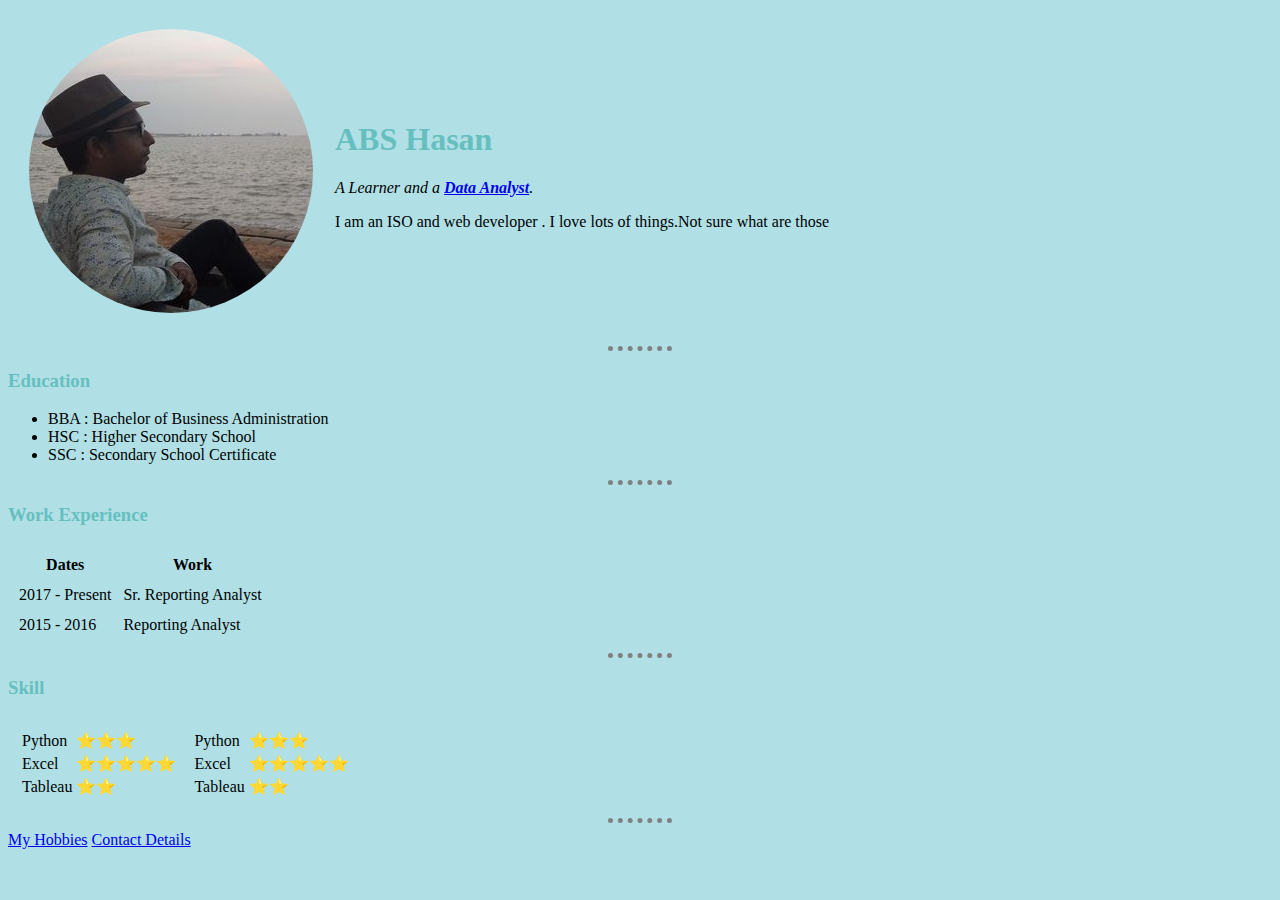
<file: HTML - Personal Site/index.html>
<!DOCTYPE html>
<html lang="en" dir="ltr">

<head>
  <meta charset="utf-8">
  <title>My Personal Site</title>
  <link rel="stylesheet" href="css/styles.css">

</head>

<body>
  <table cellspacing = "20">
    <tr>
      <td>  <img src="images/abs_hasan.png" alt=""></td>
      <td>
        <h1>ABS Hasan</h1>
        <p><em>A Learner and a <strong><a href="https://www.linkedin.com/in/abshasan/?originalSubdomain=my">Data Analyst</a></strong>.</em></p>
        <p>I am an ISO and web developer . I love lots of things.Not sure what are those</p>
      </td>
    </tr>
  </table>


  <hr>
<h3>Education</h3>
<ul>
  <li>BBA : Bachelor of Business Administration</li>
  <li>HSC : Higher Secondary School</li>
  <li>SSC : Secondary School Certificate</li>
</ul>
<hr>
<h3>Work Experience</h3>

<table  cellspacing = "10">
  <thead>
    <tr>
      <th>Dates</th>
      <th>Work</th>
    </tr>
  </thead>
  <tbody>
    <tr>
      <td>2017 - Present</td>
      <td>Sr. Reporting Analyst</td>
    </tr>
    <tr>
      <td>2015 - 2016</td>
      <td>Reporting Analyst</td>
    </tr>
  </tbody>

</table>

<hr>

<h3>Skill</h3>


<table cellspacing = "10">
  <tr>
    <td>
      <table >
      <tr>
        <td>Python</td>
        <td>⭐⭐⭐</td>
      </tr>
      <tr>
        <td>Excel</td>
        <td>⭐⭐⭐⭐⭐</td>
      </tr>
      <tr>
        <td>Tableau</td>
        <td>⭐⭐</td>
      </tr>
      </table>
    </td>
    <td>
      <table >
      <tr>
        <td>Python</td>
        <td>⭐⭐⭐</td>
      </tr>
      <tr>
        <td>Excel</td>
        <td>⭐⭐⭐⭐⭐</td>
      </tr>
      <tr>
        <td>Tableau</td>
        <td>⭐⭐</td>
      </tr>
      </table>
    </td>
  </tr>
</table>


<hr>
<a href="hobbies.html">My Hobbies</a>
<a href="contact_me.html">Contact Details</a>




</body>
</html>
</file>
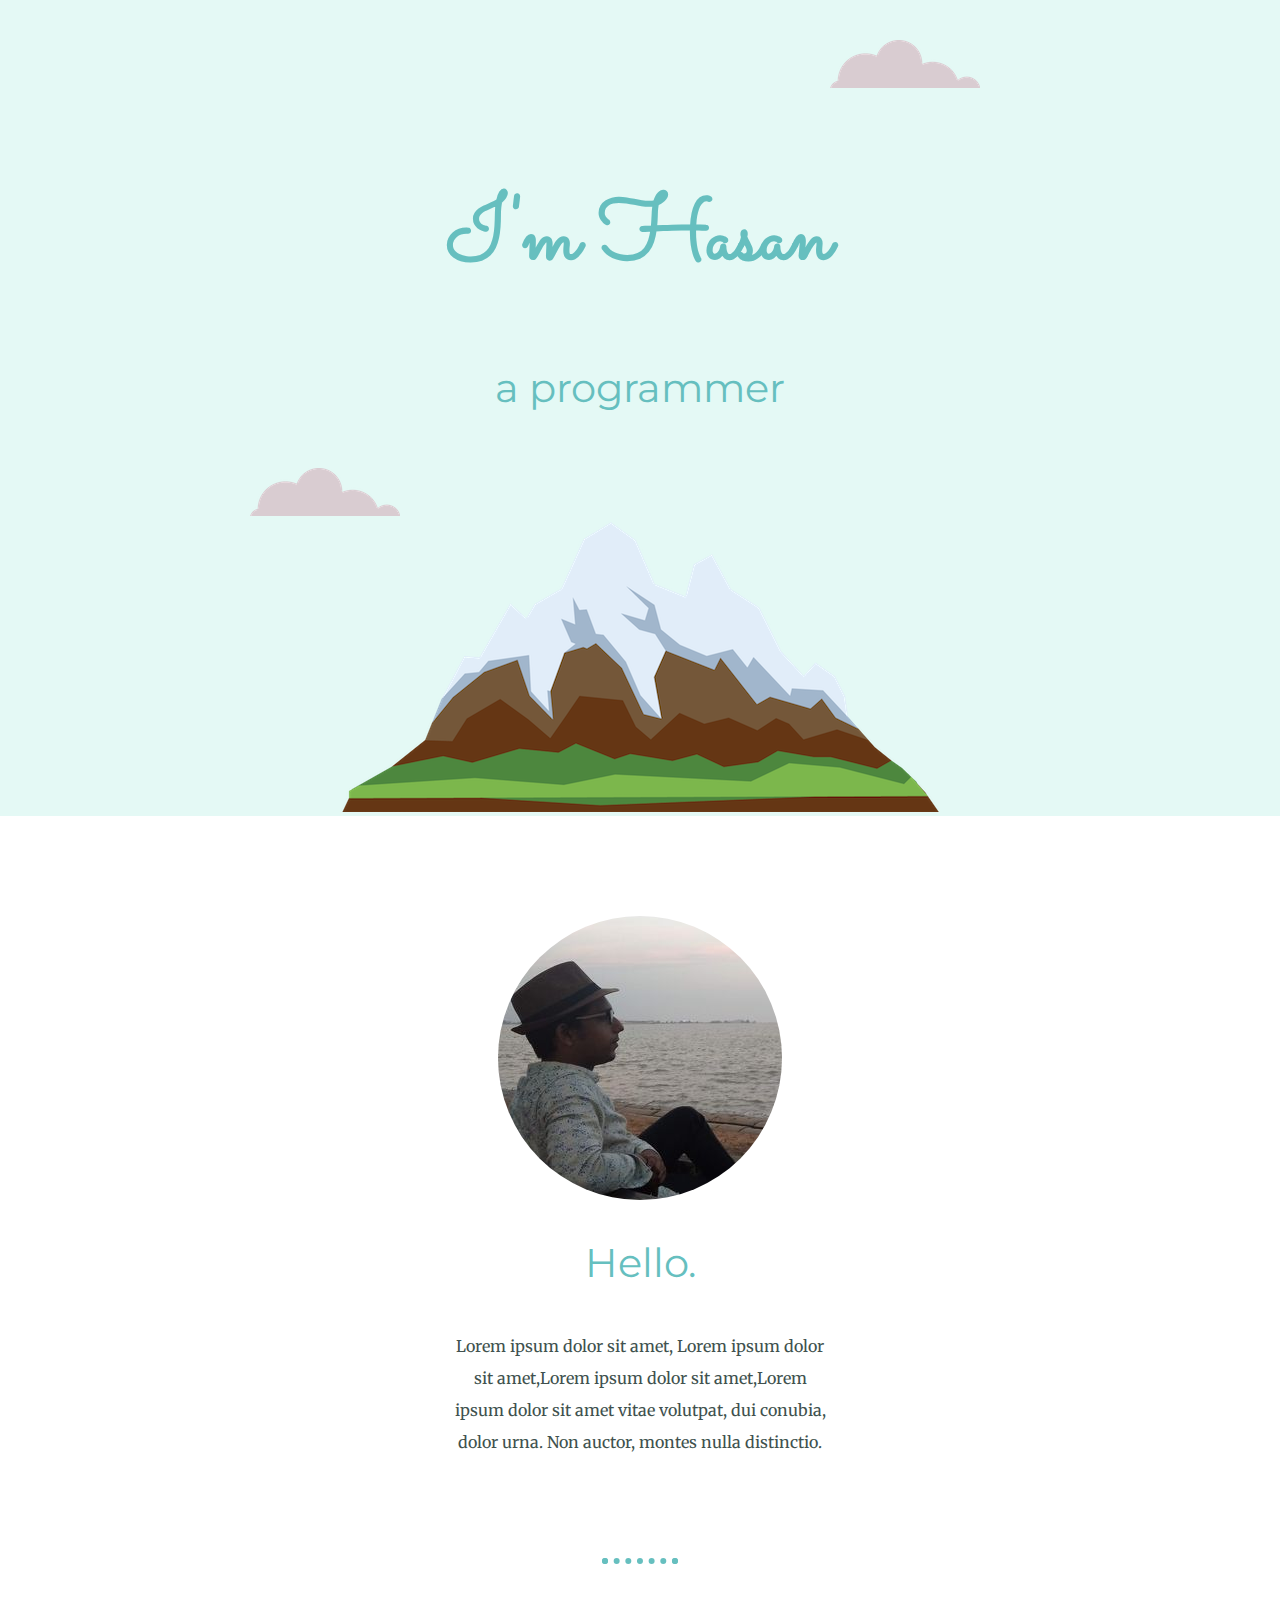
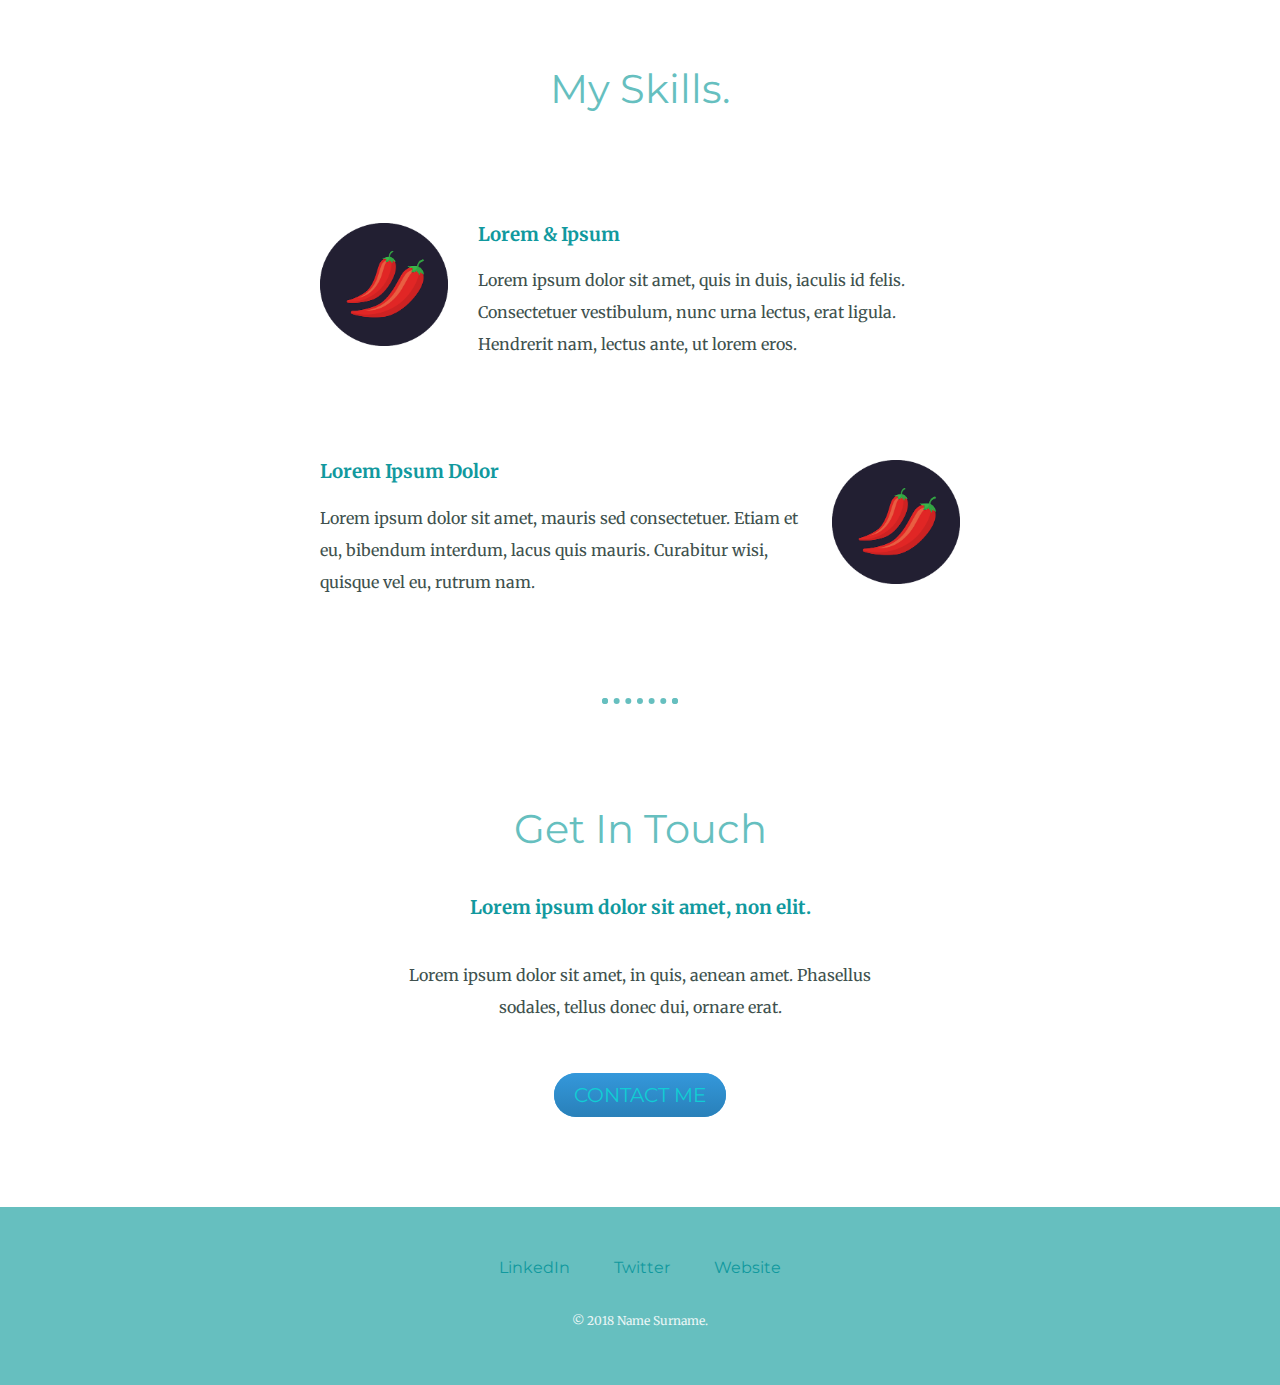
<file: My-Site/index.html>
<!DOCTYPE html>
<html lang="en" dir="ltr">

<head>
  <meta charset="utf-8">
  <title>ABS Hasan</title>
  <link rel="stylesheet" href="css/styles.css">
  <link rel="icon" href="favicon.ico">

  <link rel="preconnect" href="https://fonts.googleapis.com">
  <link rel="preconnect" href="https://fonts.gstatic.com" crossorigin>
  <link href="https://fonts.googleapis.com/css2?family=Merriweather&family=Montserrat&family=Sacramento&display=swap" rel="stylesheet">

</head>

<body>

  <div class="top_container">
    <img class="top_cloud" src="images/cloud.png" alt="cloud-img">
    <h1>I'm Hasan</h1>
    <h2>a <span>pro</span>grammer</h2>
    <img class="bottom_cloud" src="images/cloud.png" alt="cloud-img">
    <img class="mountain" src="images/mountain.png" alt="mountain-img">
  </div>

  <div class="middle-container">
    <div class="profile">
      <img src="images/abs_hasan.png" alt="abs_hasan_png">
      <h2>Hello.</h2>
      <p class ="intro">Lorem ipsum dolor sit amet, Lorem ipsum dolor sit amet,Lorem ipsum dolor sit amet,Lorem ipsum dolor sit amet vitae volutpat, dui conubia, dolor urna. Non auctor, montes nulla distinctio.</p>
    </div>

    <hr>

    <div class="skills">

      <h2>My Skills.</h2>

      <div class="skill-row">
        <img class="excel" src="images/chillies.png" alt="">
        <h3>Lorem & Ipsum</h3>
        <p class = "code-skill-description"> Lorem ipsum dolor sit amet, quis in duis, iaculis id felis. Consectetuer vestibulum, nunc urna lectus,
          erat ligula. Hendrerit nam, lectus ante, ut lorem eros.</p>
      </div>

      <div class="skill-row">
        <img class="chillies" src="images/chillies.png" alt="">
        <h3>Lorem Ipsum Dolor</h3>
        <p class = "code-skill-description2">Lorem ipsum dolor sit amet, mauris sed consectetuer. Etiam et eu, bibendum interdum, lacus quis mauris.
          Curabitur wisi, quisque vel eu, rutrum nam.</p>
      </div>

    </div>

    <hr>
    <div class="contact-me">
      <h2>Get In Touch</h2>
      <h3>Lorem ipsum dolor sit amet, non elit.</h3>
      <p class="contact-message">Lorem ipsum dolor sit amet, in quis, aenean amet. Phasellus sodales, tellus donec dui, ornare erat.</p>
      <a class="btn" href="mailto:name@email.com">CONTACT ME</a>
    </div>
  </div>


  <div class="bottom-container">
    <a class="footer-link" href="https://www.linkedin.com/">LinkedIn</a>
    <a class="footer-link" href="https://twitter.com/">Twitter</a>
    <a class="footer-link" href="https://www.appbrewery.co/">Website</a>
    <p class = "copyright">© 2018 Name Surname.</p>
  </div>



</body>

</html>
</file>
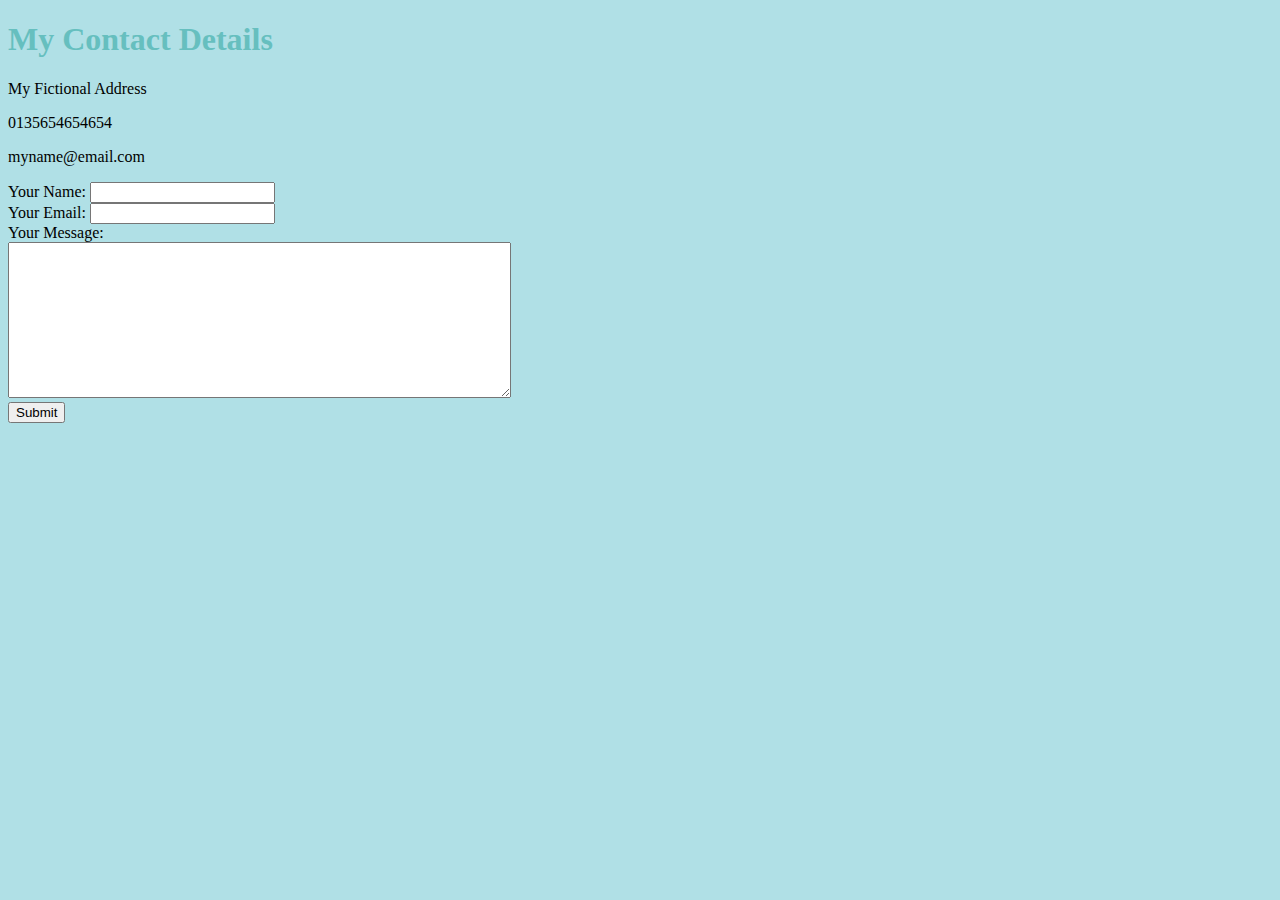
<file: HTML - Personal Site/contact_me.html>
<!DOCTYPE html>
<html lang="en" dir="ltr">
  <head>
    <meta charset="utf-8">
    <title>Contact Me</title>
      <link rel="stylesheet" href="css/styles.css">
  </head>
  <body>
    <h1>My Contact Details</h1>
    <p>My Fictional Address</p>
    <p>0135654654654</p>
    <p>myname@email.com</p>


<form action="mailto:abshasan9@gmail.com" method="post" enctype="text/plain">
  <label>Your Name:</label>
  <input type="text" name="yourName" value=""><br>
  <label>Your Email:</label>
  <input type="email" name="yourEmail" value=""><br>
  <label>Your Message:</label><br>
  <textarea name="yourMessage" rows="10" cols="60"></textarea><br>
  <input type="submit" name="">

</form>



  </body>
</html>
</file>
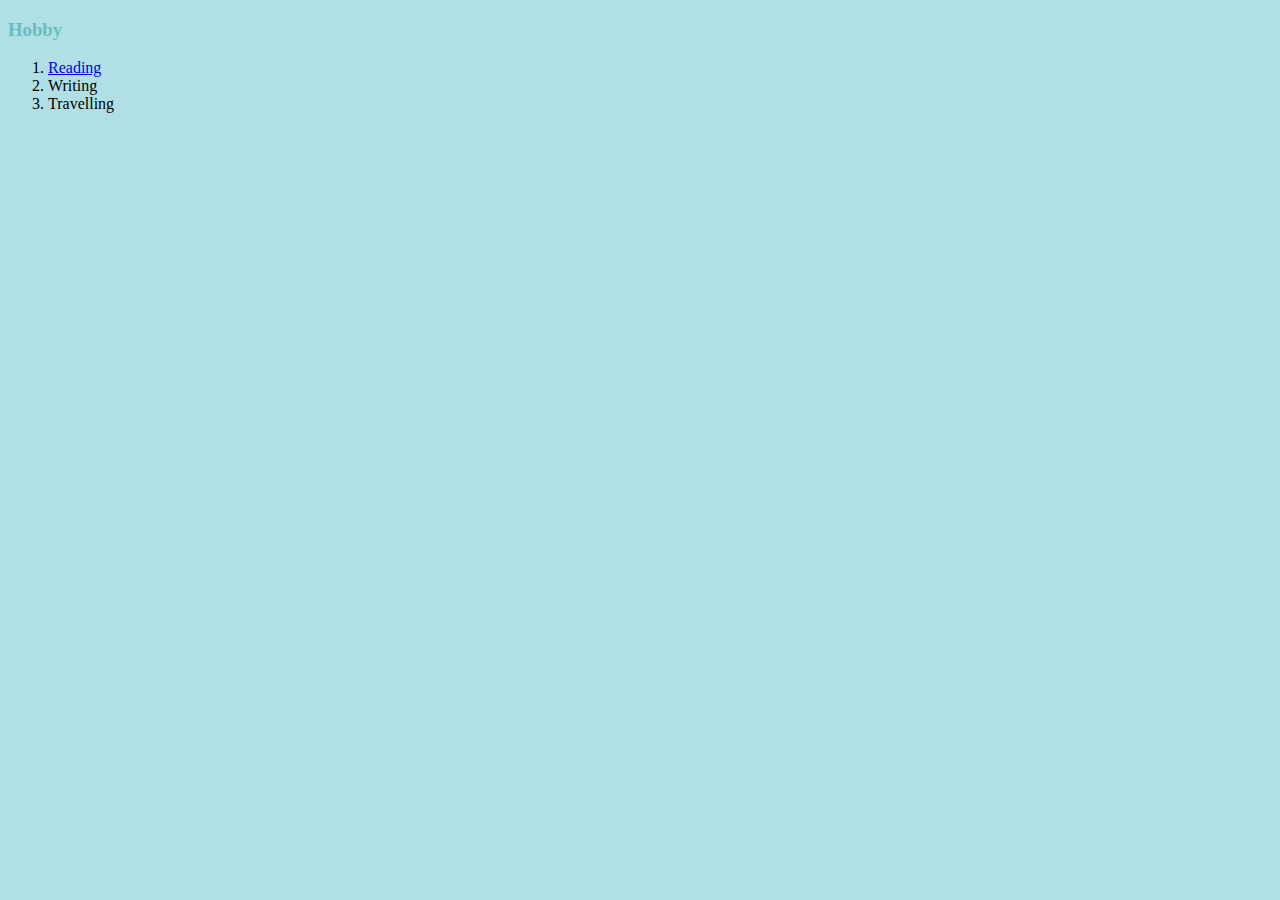
<file: HTML - Personal Site/hobbies.html>
<!DOCTYPE html>
<html lang="en" dir="ltr">
  <head>
    <meta charset="utf-8">
    <title></title>
      <link rel="stylesheet" href="css/styles.css">
  </head>
  <body>

    <h3>Hobby</h3>
    <ol>
      <li><a href="https://openlibrary.org/">Reading</a></li>
      <li>Writing</li>
      <li>Travelling</li>
    </ol>


  </body>
</html>
</file>
<file: HTML - Personal Site/css/styles.css>
body {
    background-color: powderblue;
  }

hr {
  border-style : none;
  border-top-style : dotted;
  border-color : grey;
  border-width : 5px;
  width : 5%;
}

h1 {
  color: #66BFBF;

}

h3 {
  color: #66BFBF;
}
</file>
<file: My-Site/css/styles.css>
body {
  margin: 0;
  text-align: center;
  font-family: 'Merriweather', serif;
  color: #40514E;
}

h1 {
  margin: 50px auto 0 auto;
  font-family: 'Sacramento', cursive;
  font-size: 5.625rem;
  color: #66BFBF;
  line-height: 2;
}

h2 {
  font-family: 'Montserrat', sans-serif;
  font-size: 2.5rem;
  color: #66BFBF;
  font-weight: normal;
  padding-bottom: 10px;

}

h3{
color: #11999E;
font-family: 'Merriweather', serif;
}

.skill-row{
  width: 50%;
  margin: 100px auto 100px auto;
  text-align: left;
}

p{
  line-height: 2;
}

.top_container {
  background-color: #E4F9F5;
  position: relative;
  padding-top: 100px;

}

.top_cloud {
  position: absolute;
  right: 300px;
  top: 40px;
}

.bottom_cloud {
  position: absolute;
  left: 250px;
  bottom: 300px;
}

.pro{
  text-decoration: underline;
}

.intro{
  width:  30%;
  margin: auto;
}
.middle-container {
  margin: 100px 0;
}


.bottom-container{
  background-color : #66BFBF ;
  padding: 50px 0 20px;
}

a {
  color : #11999e;
  font-family: 'Montserrat', sans-serif;
  margin: 10px 20px;
  text-decoration: none;
}
a:hover{
  color : #EAF6F6
}

hr{
  border: dotted #66BFBF 6px;
  border-bottom: none;
  width: 5%;
  margin: 100px auto;
}
  .excel{
    width: 20%;
    float: left;
    margin-right: 30px;
  }
  .chillies{
    width: 20%;
    float: right;
    margin-left: 30px;
  }



  .btn {
    background: #3498db;
    background-image: -webkit-linear-gradient(top, #3498db, #2980b9);
    background-image: -moz-linear-gradient(top, #3498db, #2980b9);
    background-image: -ms-linear-gradient(top, #3498db, #2980b9);
    background-image: -o-linear-gradient(top, #3498db, #2980b9);
    background-image: linear-gradient(to bottom, #3498db, #2980b9);
    -webkit-border-radius: 8;
    -moz-border-radius: 8;
    border-radius: 28px;
      font-family: 'Montserrat', sans-serif;
    color: #11cdd4;
    font-size: 20px;
    padding: 10px 20px 10px 20px;
    text-decoration: none;
  }

  .btn:hover {
    background: #3cb0fd;
    background-image: -webkit-linear-gradient(top, #3cb0fd, #3498db);
    background-image: -moz-linear-gradient(top, #3cb0fd, #3498db);
    background-image: -ms-linear-gradient(top, #3cb0fd, #3498db);
    background-image: -o-linear-gradient(top, #3cb0fd, #3498db);
    background-image: linear-gradient(to bottom, #3cb0fd, #3498db);
    text-decoration: none;
  }

  .contact-message{
    width: 40%;
    margin: 40px auto 60px;
  }
  .copyright{
    color: #EAF6F6;
    font-size: 0.75rem;
    padding : 20px 0;
  }
</file>
